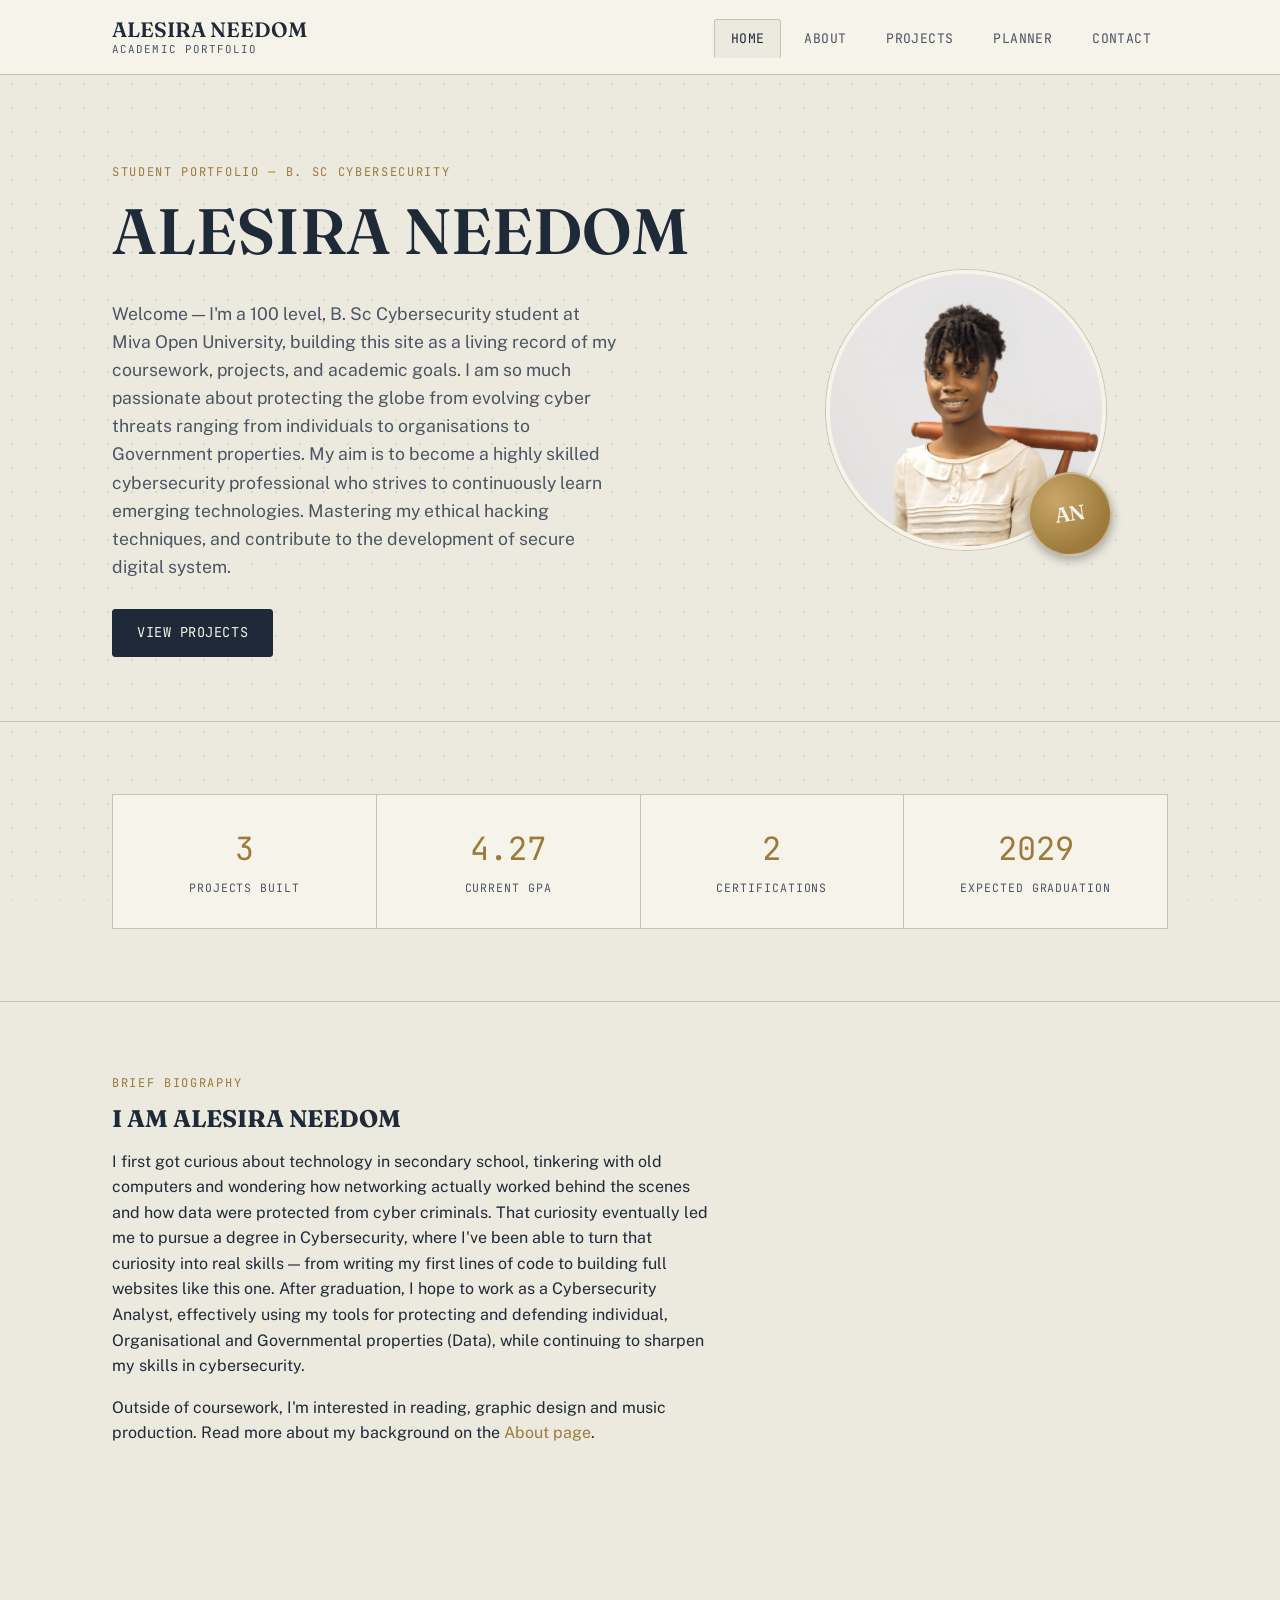
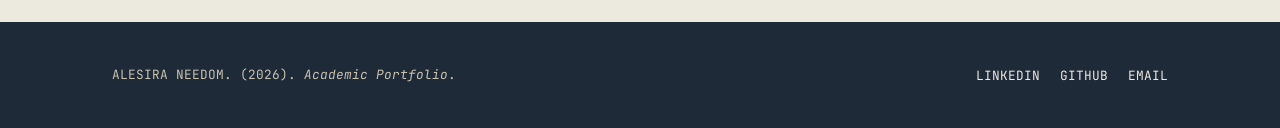
<file: index.html>
<!DOCTYPE html>
<html lang="en">
<head>
<meta charset="UTF-8">
<meta name="viewport" content="width=device-width, initial-scale=1.0">
<title>ALESIRA NEEDOM— Academic Portfolio</title>
<meta name="description" content="Academic portfolio and student management platform for NEEDOM ALESIRA, CYBERSECURITY STUDENT at MIVA OPEN UNIVERSITY.">
<link rel="preconnect" href="https://fonts.googleapis.com">
<link href="https://fonts.googleapis.com/css2?family=Fraunces:opsz,wght@9..144,500;9..144,600&family=Public+Sans:wght@400;500;600&family=JetBrains+Mono:wght@400;500&display=swap" rel="stylesheet">
<link rel="stylesheet" href="css/style.css">
</head>
<body>

<header class="site-header">
  <div class="header-inner">
    <a href="index.html" class="brand">
      <span class="brand-name">ALESIRA NEEDOM</span>
      <span class="brand-tag">Academic Portfolio</span>
    </a>
    <nav class="site-nav" aria-label="Primary">
      <button class="nav-toggle" aria-expanded="false" aria-controls="nav-list" aria-label="Toggle navigation menu">
        <span></span><span></span><span></span>
      </button>
      <ul id="nav-list" class="nav-list">
        <li><a href="index.html">Home</a></li>
        <li><a href="about.html">About</a></li>
        <li><a href="projects.html">Projects</a></li>
        <li><a href="planner.html">Planner</a></li>
        <li><a href="contact.html">Contact</a></li>
      </ul>
    </nav>
  </div>
</header>

<main>
  <section class="hero">
    <div class="wrap">
    <div class="hero-grid">
      <div class="hero-copy">
        <span class="eyebrow">Student Portfolio — B. Sc CYBERSECURITY</span>
        <h1>ALESIRA NEEDOM</h1>
        <p class="lede">
          Welcome — I'm a 100 level, B. Sc Cybersecurity student at Miva Open University,
          building this site as a living record of my coursework, projects, and academic goals.
          I am so much passionate about protecting the globe from evolving cyber threats ranging from individuals to organisations to 
          Government properties. My aim is to become a highly skilled cybersecurity professional who strives to continuously learn emerging technologies.
          Mastering my ethical hacking techniques, and contribute to the development of secure digital system.
        </p>
        <div class="hero-actions">
          <a href="projects.html" class="btn btn-primary">View Projects</a>
        </div>
      </div>
      <div class="hero-portrait">
        <div class="portrait-frame">
          <img src="images/myprofile.jpg" alt="Photograph of NEEDOM ALESIRA">
        </div>
        <div class="seal">AN</div>
      </div>
    </div>
    </div>
  </section>

  <section aria-label="Quick facts">
    <div class="wrap">
      <div class="stats reveal">
        <div class="stat-card">
          <span class="stat-number">3</span>
          <span class="stat-label">Projects Built</span>
        </div>
        <div class="stat-card">
          <span class="stat-number">4.27</span>
          <span class="stat-label">Current GPA</span>
        </div>
        <div class="stat-card">
          <span class="stat-number">2</span>
          <span class="stat-label">Certifications</span>
        </div>
        <div class="stat-card">
          <span class="stat-number">2029</span>
          <span class="stat-label">Expected Graduation</span>
        </div>
      </div>
    </div>
  </section>

  <section>
    <div class="wrap">
      <div class="section-head reveal">
        <span class="eyebrow">Brief Biography</span>
        <h2>I AM ALESIRA NEEDOM </h2>
        <p>
          <p>
            I first got curious about technology in secondary school, tinkering with old computers 
            and wondering how networking actually worked behind the scenes and how data were protected from cyber criminals.
            That curiosity eventually led me to pursue a degree in Cybersecurity, where I've been able to turn that curiosity 
            into real skills — from writing my first lines of code to building full websites like this one. 
            After graduation, I hope to work as a Cybersecurity Analyst, effectively using my tools for protecting and defending individual, 
            Organisational and Governmental properties (Data), while continuing to sharpen my skills in cybersecurity.
        </p>
        </p>
        <p>
          Outside of coursework, I'm interested in reading, graphic design and music production. 
          Read more about my background on the <a href="about.html">About page</a>.
        </p>
      </div>
    </div>
  </section>
</main>

<footer class="site-footer">
  <div class="wrap footer-inner">
    <p class="citation">
      ALESIRA NEEDOM. (<span id="">2026</span>). <em>Academic Portfolio</em>.
    </p>
    <ul class="footer-links">
      <li><a href="http://www.linkedin.com/in/alesira-needom">LinkedIn</a></li>
      <li><a href="https://github.com/alesira-nee219">GitHub</a></li>
      <li><a href="mailto:a.needom7508@miva.edu.ng">Email</a></li>
    </ul>
  </div>
</footer>

<script src="js/main.js"></script>
</body>
</html>
</file>
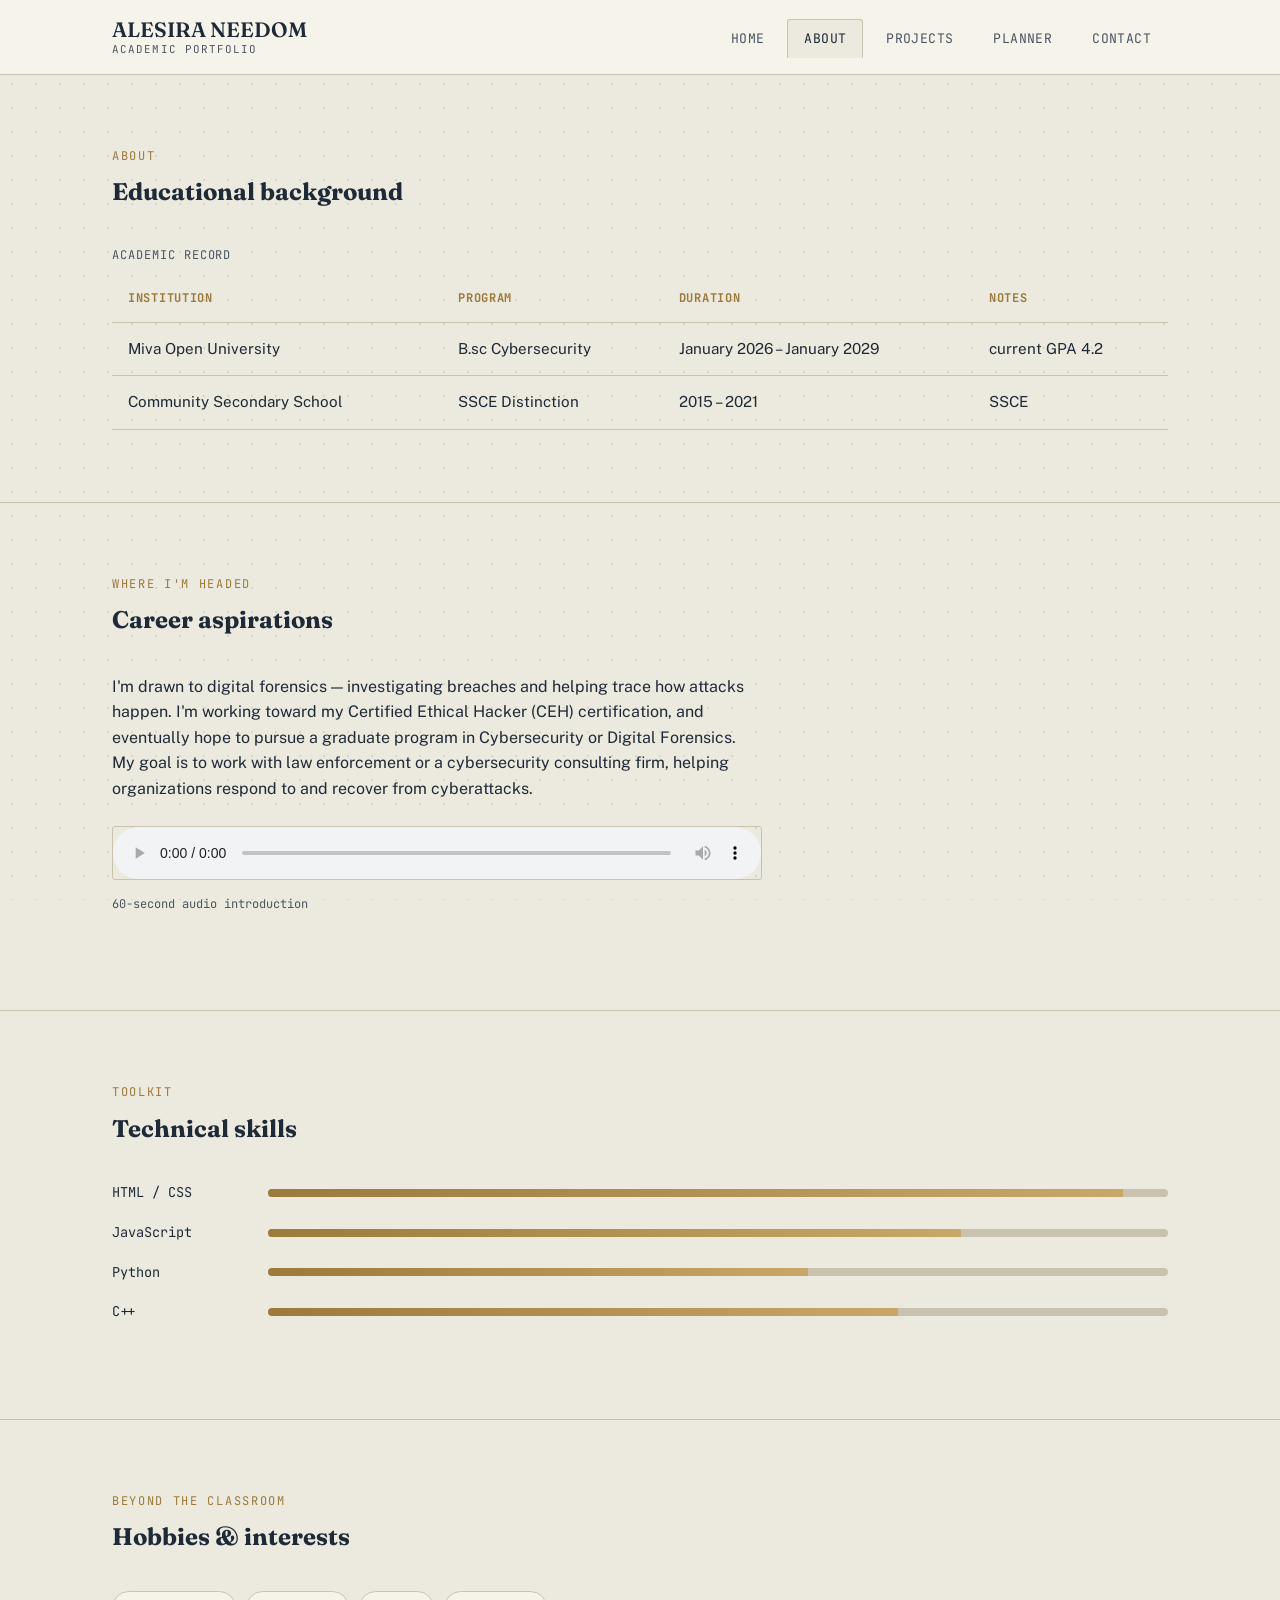
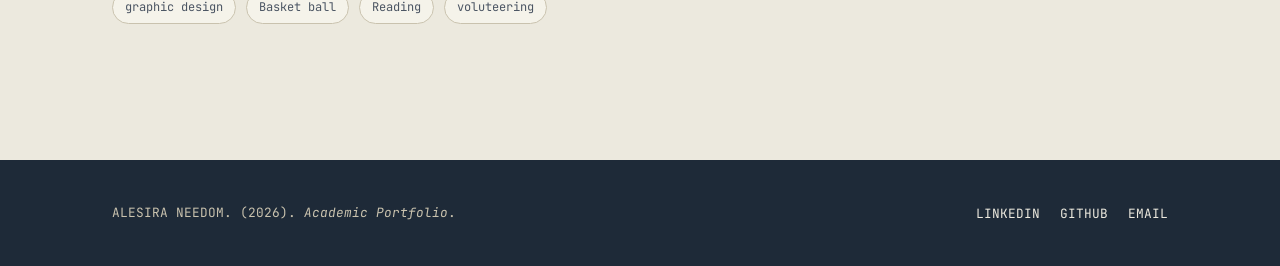
<file: about.html>
<!DOCTYPE html>
<html lang="en">
<head>
<meta charset="UTF-8">
<meta name="viewport" content="width=device-width, initial-scale=1.0">
<title>About — ALESIRA NEEDOM</title>
<meta name="description" content="Educational background, career aspirations, technical skills, and interests of ALESIRA NEEDOM.">
<link rel="preconnect" href="https://fonts.googleapis.com">
<link href="https://fonts.googleapis.com/css2?family=Fraunces:opsz,wght@9..144,500;9..144,600&family=Public+Sans:wght@400;500;600&family=JetBrains+Mono:wght@400;500&display=swap" rel="stylesheet">
<link rel="stylesheet" href="css/style.css">
</head>
<body>

<header class="site-header">
  <div class="header-inner">
    <a href="index.html" class="brand">
      <span class="brand-name">ALESIRA NEEDOM</span>
      <span class="brand-tag">Academic Portfolio</span>
    </a>
    <nav class="site-nav" aria-label="Primary">
      <button class="nav-toggle" aria-expanded="false" aria-controls="nav-list" aria-label="Toggle navigation menu">
        <span></span><span></span><span></span>
      </button>
      <ul id="nav-list" class="nav-list">
        <li><a href="index.html">Home</a></li>
        <li><a href="about.html">About</a></li>
        <li><a href="projects.html">Projects</a></li>
        <li><a href="planner.html">Planner</a></li>
        <li><a href="contact.html">Contact</a></li>
      </ul>
    </nav>
  </div>
</header>

<main>
  <section>
    <div class="wrap">
      <div class="section-head">
        <span class="eyebrow">About</span>
        <h1>Educational background</h1>
      </div>
      <table>
        <caption>Academic record</caption>
        <thead>
          <tr>
            <th scope="col">Institution</th>
            <th scope="col">Program</th>
            <th scope="col">Duration</th>
            <th scope="col">Notes</th>
          </tr>
        </thead>
        <tbody>
          <tr>
            <td>Miva Open University</td>
            <td>B.sc Cybersecurity</td>
            <td>January 2026 – January 2029</td>
            <td>current GPA 4.2</td>
          </tr>
          <tr>
            <td>Community Secondary School</td>
            <td>SSCE Distinction</td>
            <td>2015 – 2021</td>
            <td>SSCE</td>
          </tr>
          </tr>
        </tbody>
      </table>
    </div>
  </section>

  <section>
    <div class="wrap">
      <div class="section-head">
        <span class="eyebrow">Where I'm headed</span>
        <h2>Career aspirations</h2>
      </div>
      <p style="max-width: 65ch;">
        I'm drawn to digital forensics — investigating breaches and helping trace how attacks happen. I'm working toward my Certified Ethical Hacker (CEH) certification, 
        and eventually hope to pursue a graduate program in Cybersecurity or Digital Forensics. 
        My goal is to work with law enforcement or a cybersecurity consulting firm, helping organizations respond to and recover from cyberattacks.
      </p>
      <div class="media-block" style="max-width: 65ch;">
        <audio controls>
          <source src="c:\Users\NEEDOM ALESIRA\OneDrive\Documents\Sound Recordings\Recording (2).m4a" type="audio/mpeg">
        </audio>
        <p class="media-caption">60-second audio introduction</p>
      </div>
    </div>
  </section>

  <section>
    <div class="wrap">
      <div class="section-head">
        <span class="eyebrow">Toolkit</span>
        <h2>Technical skills</h2>
      </div>
      <div class="skills-list">
        <div class="skill-row">
          <span class="skill-name">HTML / CSS</span>
          <div class="skill-track"><div class="skill-fill" style="width: 95%;"></div></div>
        </div>
        <div class="skill-row">
          <span class="skill-name">JavaScript</span>
          <div class="skill-track"><div class="skill-fill" style="width: 77%;"></div></div>
        </div>
        <div class="skill-row">
          <span class="skill-name">Python</span>
          <div class="skill-track"><div class="skill-fill" style="width: 60%;"></div></div>
        </div>
        <div class="skill-row">
          <span class="skill-name">C++</span>
          <div class="skill-track"><div class="skill-fill" style="width: 70%;"></div></div>
        </div>
      </div>
      <p style="margin-top: 24px; font-family: var(--font-mono); font-size: 0.8rem; color: var(--slate);"></p>
    </div>
  </section>

  <section>
    <div class="wrap">
      <div class="section-head">
        <span class="eyebrow">Beyond the classroom</span>
        <h2>Hobbies &amp; interests</h2>
      </div>
      <div class="chip-row">
        <span class="chip">graphic design</span>
        <span class="chip">Basket ball</span>
        <span class="chip">Reading</span>
        <span class="chip">voluteering</span>
      </div>
    </div>
  </section>
</main>

<footer class="site-footer">
  <div class="wrap footer-inner">
    <p class="citation">
      ALESIRA NEEDOM. (<span id="year"></span>). <em>Academic Portfolio</em>.
    </p>
    <ul class="footer-links">
      <li><a href="http://www.linkedin.com/in/alesira-needom">LinkedIn</a></li>
      <li><a href="https://github.com/alesira-nee219">GitHub</a></li>
      <li><a href="mailto:a.needom7508@miva.edu.ng">Email</a></li>
    </ul>
  </div>
</footer>

<script src="js/main.js"></script>
</body>
</html>
</file>
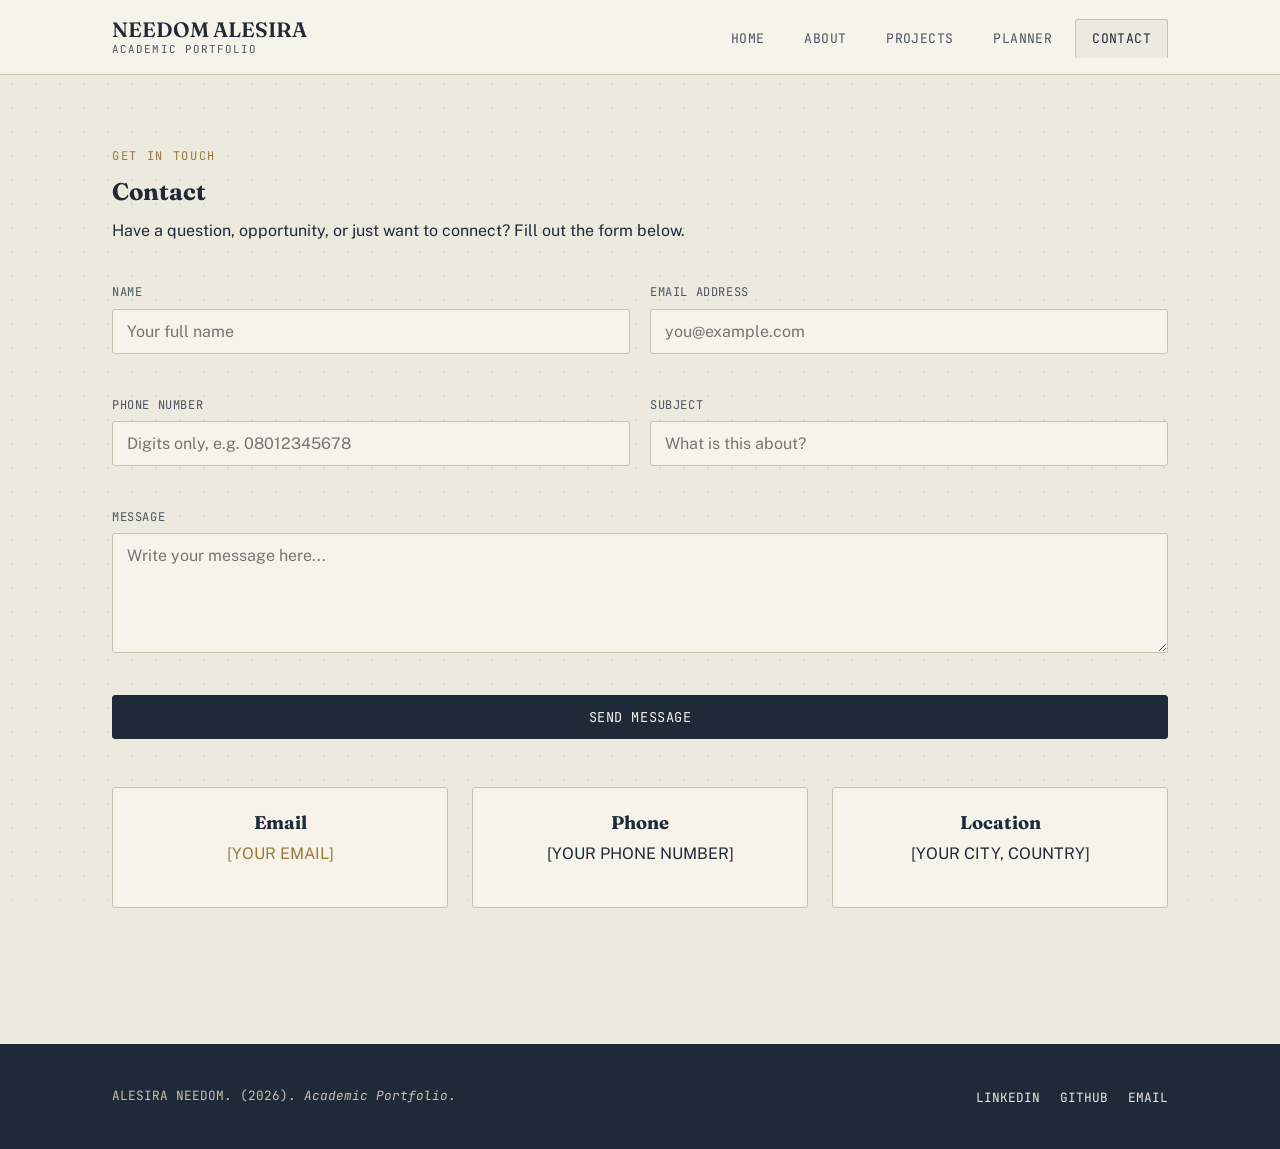
<file: contact.html>
<!DOCTYPE html>
<html lang="en">
<head>
<meta charset="UTF-8">
<meta name="viewport" content="width=device-width, initial-scale=1.0">
<title>Contact — ALESIRA NEEDOM</title>
<meta name="description" content="Get in touch with NEEDOM ALESIRA.">
<link rel="preconnect" href="https://fonts.googleapis.com">
<link href="https://fonts.googleapis.com/css2?family=Fraunces:opsz,wght@9..144,500;9..144,600&family=Public+Sans:wght@400;500;600&family=JetBrains+Mono:wght@400;500&display=swap" rel="stylesheet">
<link rel="stylesheet" href="css/style.css">
</head>
<body>

<header class="site-header">
  <div class="header-inner">
    <a href="index.html" class="brand">
      <span class="brand-name">NEEDOM ALESIRA</span>
      <span class="brand-tag">Academic Portfolio</span>
    </a>
    <nav class="site-nav" aria-label="Primary">
      <button class="nav-toggle" aria-expanded="false" aria-controls="nav-list" aria-label="Toggle navigation menu">
        <span></span><span></span><span></span>
      </button>
      <ul id="nav-list" class="nav-list">
        <li><a href="index.html">Home</a></li>
        <li><a href="about.html">About</a></li>
        <li><a href="projects.html">Projects</a></li>
        <li><a href="planner.html">Planner</a></li>
        <li><a href="contact.html">Contact</a></li>
      </ul>
    </nav>
  </div>
</header>

<main>
  <section>
    <div class="wrap">
      <div class="section-head">
        <span class="eyebrow">Get in touch</span>
        <h1>Contact</h1>
        <p>Have a question, opportunity, or just want to connect? Fill out the form below.</p>
      </div>

      <form id="contact-form" class="form-grid" novalidate>
        <div class="form-field">
          <label for="name">Name</label>
          <input type="text" id="name" name="name" placeholder="Your full name">
          <span class="error-msg" id="name-error"></span>
        </div>

        <div class="form-field">
          <label for="email">Email address</label>
          <input type="email" id="email" name="email" placeholder="you@example.com">
          <span class="error-msg" id="email-error"></span>
        </div>

        <div class="form-field">
          <label for="phone">Phone number</label>
          <input type="tel" id="phone" name="phone" placeholder="Digits only, e.g. 08012345678">
          <span class="error-msg" id="phone-error"></span>
        </div>

        <div class="form-field">
          <label for="message-subject">Subject</label>
          <input type="text" id="message-subject" name="message-subject" placeholder="What is this about?">
        </div>

        <div class="form-field full">
          <label for="message">Message</label>
          <textarea id="message" name="message" placeholder="Write your message here..."></textarea>
          <span class="error-msg" id="message-error"></span>
        </div>

        <div class="form-field full">
          <button type="submit" class="btn btn-primary">Send Message</button>
          <div id="form-status" class="form-status"></div>
        </div>
      </form>

      <div class="contact-info">
        <div class="card">
          <div class="card-body">
            <h3>Email</h3>
            <p><a href="mailto:[YOUR EMAIL]">[YOUR EMAIL]</a></p>
          </div>
        </div>
        <div class="card">
          <div class="card-body">
            <h3>Phone</h3>
            <p>[YOUR PHONE NUMBER]</p>
          </div>
        </div>
        <div class="card">
          <div class="card-body">
            <h3>Location</h3>
            <p>[YOUR CITY, COUNTRY]</p>
          </div>
        </div>
      </div>
    </div>
  </section>
</main>

<footer class="site-footer">
  <div class="wrap footer-inner">
    <p class="citation">
      ALESIRA NEEDOM. (<span id="year"></span>). <em>Academic Portfolio</em>. 
    </p>
    <ul class="footer-links">
      <li><a href="http://www.linkedin.com/in/alesira-needom">LinkedIn</a></li>
      <li><a href="https://github.com/alesira-nee219">GitHub</a></li>
      <li><a href="mailto:a.needom7508@miva.edu.ng">Email</a></li>
    </ul>
  </div>
</footer>

<script src="js/main.js"></script>
<script src="js/contact.js"></script>
</body>
</html>
</file>
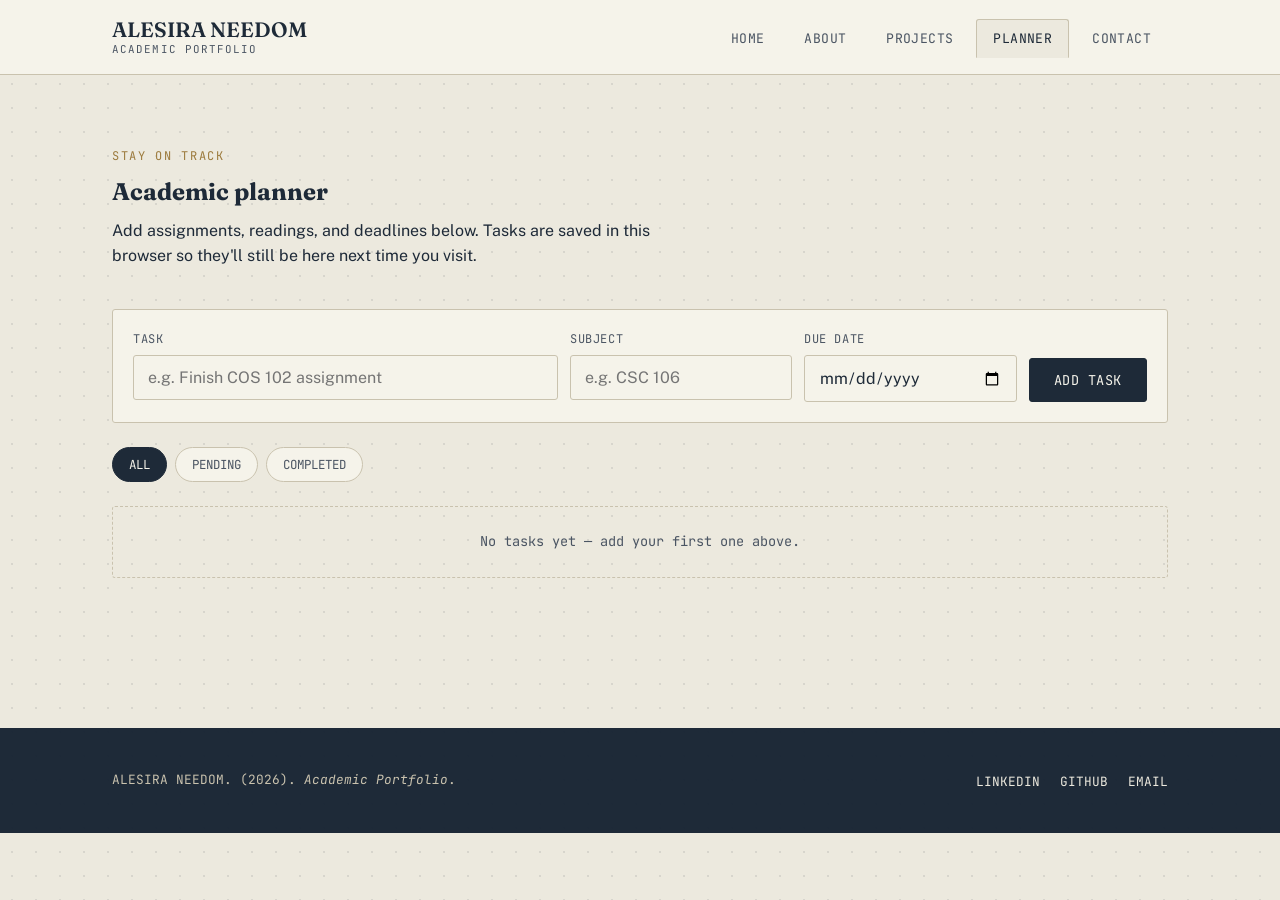
<file: planner.html>
<!DOCTYPE html>
<html lang="en">
<head>
<meta charset="UTF-8">
<meta name="viewport" content="width=device-width, initial-scale=1.0">
<title>Academic Planner — ALESIRA NEEDOM</title>
<meta name="description" content="Interactive academic task planner for [Your Name] — add, complete, and delete tasks.">
<link rel="preconnect" href="https://fonts.googleapis.com">
<link href="https://fonts.googleapis.com/css2?family=Fraunces:opsz,wght@9..144,500;9..144,600&family=Public+Sans:wght@400;500;600&family=JetBrains+Mono:wght@400;500&display=swap" rel="stylesheet">
<link rel="stylesheet" href="css/style.css">
</head>
<body>

<header class="site-header">
  <div class="header-inner">
    <a href="index.html" class="brand">
      <span class="brand-name">ALESIRA NEEDOM</span>
      <span class="brand-tag">Academic Portfolio</span>
    </a>
    <nav class="site-nav" aria-label="Primary">
      <button class="nav-toggle" aria-expanded="false" aria-controls="nav-list" aria-label="Toggle navigation menu">
        <span></span><span></span><span></span>
      </button>
      <ul id="nav-list" class="nav-list">
        <li><a href="index.html">Home</a></li>
        <li><a href="about.html">About</a></li>
        <li><a href="projects.html">Projects</a></li>
        <li><a href="planner.html">Planner</a></li>
        <li><a href="contact.html">Contact</a></li>
      </ul>
    </nav>
  </div>
</header>

<main>
  <section>
    <div class="wrap">
      <div class="section-head">
        <span class="eyebrow">Stay on track</span>
        <h1>Academic planner</h1>
        <p>Add assignments, readings, and deadlines below. Tasks are saved in this browser so they'll still be here next time you visit.</p>
      </div>

      <form id="task-form" class="planner-form" novalidate>
        <div class="form-field">
          <label for="task-title">Task</label>
          <input type="text" id="task-title" name="task-title" placeholder="e.g. Finish COS 102 assignment" required>
        </div>
        <div class="form-field">
          <label for="task-subject">Subject</label>
          <input type="text" id="task-subject" name="task-subject" placeholder="e.g. CSC 106">
        </div>
        <div class="form-field">
          <label for="task-due">Due date</label>
          <input type="date" id="task-due" name="task-due">
        </div>
        <div class="form-field" style="justify-content:flex-end;">
          <label style="visibility:hidden;">Add</label>
          <button type="submit" class="btn btn-primary">Add Task</button>
        </div>
      </form>

      <div class="planner-filters">
        <button class="filter-btn active" data-filter="all">All</button>
        <button class="filter-btn" data-filter="pending">Pending</button>
        <button class="filter-btn" data-filter="completed">Completed</button>
      </div>

      <ul id="task-list" class="task-list"></ul>
      <p id="empty-state" class="empty-state">No tasks yet — add your first one above.</p>
    </div>
  </section>
</main>

<footer class="site-footer">
  <div class="wrap footer-inner">
    <p class="citation">
      ALESIRA NEEDOM. (<span id="year"></span>). <em>Academic Portfolio</em>. 
    </p>
    <ul class="footer-links">
      <li><a href="http://www.linkedin.com/in/alesira-needom">LinkedIn</a></li>
      <li><a href="https://github.com/alesira-nee219">GitHub</a></li>
      <li><a href="mailto:a.needom7508@miva.edu.ng">Email</a></li>
    </ul>
  </div>
</footer>

<script src="js/main.js"></script>
<script src="js/planner.js"></script>
</body>
</html>
</file>
<file: css/style.css>
/* =========================================================
   ACADEMIC PORTFOLIO — STYLESHEET
   Palette:  Ink #1E2A38 | Paper #ECE9DE | Brass #9C7A3C
             Crimson #7A2E2E | Slate #4B5563 | Line #C9C2AE
   Type:     Display  — 'Fraunces'      (headlines)
             Body     — 'Public Sans'   (copy)
             Utility  — 'JetBrains Mono' (labels, data, code)
   ========================================================= */

:root {
  --ink: #1E2A38;
  --paper: #ECE9DE;
  --paper-raised: #F5F3EA;
  --brass: #9C7A3C;
  --brass-light: #C9A768;
  --crimson: #7A2E2E;
  --slate: #4B5563;
  --line: #C9C2AE;

  --font-display: 'Fraunces', Georgia, serif;
  --font-body: 'Public Sans', -apple-system, BlinkMacSystemFont, sans-serif;
  --font-mono: 'JetBrains Mono', 'Courier New', monospace;

  --radius: 3px;
  --max-width: 1120px;
  --transition: 220ms ease;
}

/* ---------- Reset ---------- */
*, *::before, *::after { box-sizing: border-box; }
html { scroll-behavior: smooth; }
body {
  margin: 0;
  background-color: var(--paper);
  color: var(--ink);
  font-family: var(--font-body);
  font-size: 16px;
  line-height: 1.6;
  position: relative;
}

/* Notebook dot-grid background — signature texture */
body::before {
  content: "";
  position: fixed;
  inset: 0;
  background-image: radial-gradient(circle, rgba(30,42,56,0.10) 1px, transparent 1px);
  background-size: 24px 24px;
  pointer-events: none;
  z-index: 0;
}

img { max-width: 100%; display: block; }
a { color: var(--brass); text-decoration: none; }
a:hover { text-decoration: underline; }
ul { list-style: none; margin: 0; padding: 0; }
h1, h2, h3, h4 { font-family: var(--font-display); color: var(--ink); line-height: 1.15; margin: 0 0 0.5em; }
p { margin: 0 0 1em; }

:focus-visible {
  outline: 2px solid var(--brass);
  outline-offset: 3px;
}

.eyebrow {
  font-family: var(--font-mono);
  font-size: 0.75rem;
  letter-spacing: 0.14em;
  text-transform: uppercase;
  color: var(--brass);
  display: block;
  margin-bottom: 0.75rem;
}

.wrap {
  max-width: var(--max-width);
  margin: 0 auto;
  padding: 0 32px;
  position: relative;
  z-index: 1;
}

section { padding: 72px 0; border-bottom: 1px solid var(--line); }
section:last-of-type { border-bottom: none; }

.btn {
  display: inline-block;
  font-family: var(--font-mono);
  font-size: 0.85rem;
  letter-spacing: 0.04em;
  text-transform: uppercase;
  padding: 12px 24px;
  border-radius: var(--radius);
  border: 1px solid var(--ink);
  transition: background var(--transition), color var(--transition), transform var(--transition);
}
.btn:hover { text-decoration: none; transform: translateY(-2px); }
.btn-primary { background: var(--ink); color: var(--paper-raised); }
.btn-primary:hover { background: var(--brass); border-color: var(--brass); color: var(--ink); }
.btn-ghost { background: transparent; color: var(--ink); }
.btn-ghost:hover { background: var(--ink); color: var(--paper-raised); }

/* ---------- Header / Binder-tab navigation ---------- */
.site-header {
  position: sticky;
  top: 0;
  z-index: 50;
  background: var(--paper-raised);
  border-bottom: 1px solid var(--line);
}
.header-inner {
  max-width: var(--max-width);
  margin: 0 auto;
  padding: 18px 32px;
  display: flex;
  align-items: center;
  justify-content: space-between;
}
.brand { display: flex; flex-direction: column; line-height: 1.2; }
.brand-name { font-family: var(--font-display); font-size: 1.3rem; font-weight: 600; color: var(--ink); }
.brand-tag { font-family: var(--font-mono); font-size: 0.68rem; letter-spacing: 0.1em; text-transform: uppercase; color: var(--slate); }
.brand:hover { text-decoration: none; }

.nav-toggle {
  display: none;
  flex-direction: column;
  gap: 5px;
  background: none;
  border: none;
  cursor: pointer;
  padding: 6px;
}
.nav-toggle span { width: 24px; height: 2px; background: var(--ink); }

.nav-list { display: flex; gap: 6px; }
.nav-list a {
  font-family: var(--font-mono);
  font-size: 0.82rem;
  letter-spacing: 0.03em;
  text-transform: uppercase;
  color: var(--slate);
  padding: 10px 16px;
  border: 1px solid transparent;
  border-bottom: none;
  border-radius: var(--radius) var(--radius) 0 0;
  position: relative;
  top: 1px;
}
.nav-list a:hover { color: var(--ink); text-decoration: none; border-color: var(--line); }
.nav-list a.active {
  color: var(--ink);
  background: var(--paper);
  border-color: var(--line);
  border-bottom: 1px solid var(--paper);
}

/* ---------- Hero ---------- */
.hero { padding: 88px 0 64px; border-bottom: 1px solid var(--line); }
.hero-grid {
  display: grid;
  grid-template-columns: 1.2fr 0.8fr;
  gap: 48px;
  align-items: center;
}
.hero h1 { font-size: clamp(2.4rem, 5vw, 4rem); font-weight: 600; }
.hero .lede { font-size: 1.1rem; color: var(--slate); max-width: 46ch; }
.hero-actions { display: flex; gap: 14px; margin-top: 28px; flex-wrap: wrap; }

.hero-portrait { position: relative; justify-self: center; }
.portrait-frame {
  width: 280px;
  height: 280px;
  border-radius: 50%;
  overflow: hidden;
  border: 4px solid var(--paper-raised);
  box-shadow: 0 0 0 1px var(--line);
}
.portrait-frame img { width: 100%; height: 100%; object-fit: cover; }

/* Wax-seal badge — signature element */
.seal {
  position: absolute;
  bottom: -6px;
  right: -6px;
  width: 84px;
  height: 84px;
  border-radius: 50%;
  background: radial-gradient(circle at 35% 30%, var(--brass-light), var(--brass) 70%);
  display: flex;
  align-items: center;
  justify-content: center;
  font-family: var(--font-display);
  font-weight: 600;
  font-size: 1.3rem;
  color: var(--paper-raised);
  box-shadow: 0 4px 10px rgba(30,42,56,0.35);
  transform: rotate(-8deg);
  border: 2px solid rgba(255,255,255,0.4);
  animation: spin 2s linear infinite;
}

@keyframes spin{
  from{
    transform:rotate(0deg);
  }
  to {
    transform: rotate(360deg);
  }
}


/* ---------- Stat strip ---------- */
.stats { display: grid; grid-template-columns: repeat(4, 1fr); gap: 1px; background: var(--line); border: 1px solid var(--line); }
.stat-card { background: var(--paper-raised); padding: 28px 20px; text-align: center; }
.stat-number { font-family: var(--font-mono); font-size: 2rem; color: var(--brass); display: block; }
.stat-label { font-family: var(--font-mono); font-size: 0.72rem; letter-spacing: 0.08em; text-transform: uppercase; color: var(--slate); }

/* ---------- Generic section heading ---------- */
.section-head { max-width: 60ch; margin-bottom: 40px; }

/* ---------- Tables (education / office hours) ---------- */
table { width: 100%; border-collapse: collapse; font-size: 0.95rem; }
caption { text-align: left; font-family: var(--font-mono); font-size: 0.75rem; text-transform: uppercase; letter-spacing: 0.08em; color: var(--slate); margin-bottom: 10px; }
th, td { text-align: left; padding: 14px 16px; border-bottom: 1px solid var(--line); }
th { font-family: var(--font-mono); font-size: 0.75rem; text-transform: uppercase; letter-spacing: 0.06em; color: var(--brass); }

/* ---------- Skill bars ---------- */
.skills-list { display: flex; flex-direction: column; gap: 18px; }
.skill-row { display: grid; grid-template-columns: 140px 1fr; align-items: center; gap: 16px; }
.skill-name { font-family: var(--font-mono); font-size: 0.85rem; }
.skill-track { height: 8px; background: var(--line); border-radius: 4px; overflow: hidden; }
.skill-fill { height: 100%; background: linear-gradient(90deg, var(--brass), var(--brass-light)); }

/* ---------- Tag chips ---------- */
.chip-row { display: flex; flex-wrap: wrap; gap: 10px; }
.chip {
  font-family: var(--font-mono);
  font-size: 0.75rem;
  padding: 6px 12px;
  border: 1px solid var(--line);
  border-radius: 100px;
  color: var(--slate);
  background: var(--paper-raised);
}

/* ---------- Cards grid (hobbies, projects) ---------- */
.grid-3 { display: grid; grid-template-columns: repeat(3, 1fr); gap: 28px; }
.card {
  background: var(--paper-raised);
  border: 1px solid var(--line);
  border-radius: var(--radius);
  overflow: hidden;
  transition: transform var(--transition), box-shadow var(--transition);
}
.card:hover { transform: translateY(-4px); box-shadow: 0 12px 24px rgba(30,42,56,0.12); }
.card-body { padding: 24px; }
.card h3 { font-size: 1.15rem; margin-bottom: 8px; }
.card-media { border-bottom: 1px solid var(--line); }
.card-links { display: flex; gap: 16px; margin-top: 16px; font-family: var(--font-mono); font-size: 0.82rem; }

/* ---------- Audio / video multimedia ---------- */
.media-block { margin: 24px 0; }
audio, video { width: 100%; border-radius: var(--radius); border: 1px solid var(--line); }
.media-caption { font-family: var(--font-mono); font-size: 0.75rem; color: var(--slate); margin-top: 8px; }

/* ---------- Planner ---------- */
.planner-form {
  display: grid;
  grid-template-columns: 2fr 1fr 1fr auto;
  gap: 12px;
  background: var(--paper-raised);
  border: 1px solid var(--line);
  padding: 20px;
  border-radius: var(--radius);
}
.planner-filters { display: flex; gap: 8px; margin: 24px 0; }
.filter-btn {
  font-family: var(--font-mono);
  font-size: 0.78rem;
  text-transform: uppercase;
  padding: 8px 16px;
  border: 1px solid var(--line);
  background: var(--paper-raised);
  border-radius: 100px;
  cursor: pointer;
  color: var(--slate);
}
.filter-btn.active { background: var(--ink); color: var(--paper-raised); border-color: var(--ink); }

.task-list { display: flex; flex-direction: column; gap: 10px; }
.task-item {
  display: flex;
  align-items: center;
  gap: 14px;
  background: var(--paper-raised);
  border: 1px solid var(--line);
  border-left: 4px solid var(--brass);
  padding: 14px 18px;
  border-radius: var(--radius);
}
.task-item.completed { border-left-color: var(--slate); opacity: 0.6; }
.task-item.completed .task-title { text-decoration: line-through; }
.task-check {
  width: 20px; height: 20px;
  border: 2px solid var(--ink);
  border-radius: 50%;
  cursor: pointer;
  flex-shrink: 0;
  background: transparent;
  position: relative;
}
.task-item.completed .task-check { background: var(--ink); }
.task-item.completed .task-check::after {
  content: "";
  position: absolute; left: 5px; top: 1px;
  width: 6px; height: 10px;
  border: solid var(--paper-raised);
  border-width: 0 2px 2px 0;
  transform: rotate(45deg);
}
.task-title { flex: 1; }
.task-meta { font-family: var(--font-mono); font-size: 0.72rem; color: var(--slate); text-transform: uppercase; }
.task-delete {
  background: none; border: none; cursor: pointer;
  color: var(--crimson); font-family: var(--font-mono); font-size: 0.78rem; text-transform: uppercase;
}
.empty-state { font-family: var(--font-mono); font-size: 0.85rem; color: var(--slate); padding: 24px; text-align: center; border: 1px dashed var(--line); border-radius: var(--radius); }

/* ---------- Forms (contact) ---------- */
.form-grid { display: grid; grid-template-columns: 1fr 1fr; gap: 20px; }
.form-field { display: flex; flex-direction: column; gap: 6px; }
.form-field.full { grid-column: 1 / -1; }
label { font-family: var(--font-mono); font-size: 0.75rem; text-transform: uppercase; letter-spacing: 0.05em; color: var(--slate); }
input, textarea {
  font-family: var(--font-body);
  font-size: 1rem;
  padding: 12px 14px;
  border: 1px solid var(--line);
  border-radius: var(--radius);
  background: var(--paper-raised);
  color: var(--ink);
}
textarea { resize: vertical; min-height: 120px; }
input:focus, textarea:focus { border-color: var(--brass); }
input.error, textarea.error { border-color: var(--crimson); }
.error-msg { font-family: var(--font-mono); font-size: 0.72rem; color: var(--crimson); min-height: 16px; }
.form-status {
  margin-top: 20px; padding: 14px 18px; border-radius: var(--radius);
  font-family: var(--font-mono); font-size: 0.85rem; display: none;
}
.form-status.success { display: block; background: rgba(156,122,60,0.15); border: 1px solid var(--brass); color: var(--ink); }
.form-status.failure { display: block; background: rgba(122,46,46,0.1); border: 1px solid var(--crimson); color: var(--crimson); }

.contact-info { display: grid; grid-template-columns: repeat(3, 1fr); gap: 24px; margin-top: 48px; }
.contact-info .card-body { text-align: center; }

/* ---------- Footer ---------- */
.site-footer { background: var(--ink); color: var(--paper); padding: 40px 0; margin-top: 64px; }
.footer-inner { display: flex; justify-content: space-between; align-items: center; flex-wrap: wrap; gap: 16px; }
.citation { font-family: var(--font-mono); font-size: 0.8rem; color: #C9C2AE; max-width: 60ch; margin: 0; }
.footer-links { display: flex; gap: 20px; }
.footer-links a { color: var(--paper); font-family: var(--font-mono); font-size: 0.8rem; text-transform: uppercase; }

/* ---------- Scroll reveal ---------- */
.reveal { opacity: 0; transform: translateY(16px); transition: opacity 600ms ease, transform 600ms ease; }
.reveal.is-visible { opacity: 1; transform: translateY(0); }

/* ---------- Responsive ---------- */
@media (max-width: 860px) {
  .hero-grid { grid-template-columns: 1fr; text-align: center; }
  .hero-portrait { order: -1; }
  .hero-actions { justify-content: center; }
  .stats { grid-template-columns: repeat(2, 1fr); }
  .grid-3 { grid-template-columns: 1fr; }
  .form-grid { grid-template-columns: 1fr; }
  .contact-info { grid-template-columns: 1fr; }
  .planner-form { grid-template-columns: 1fr; }
}

@media (max-width: 720px) {
  .nav-toggle { display: flex; }
  .nav-list {
    position: absolute;
    top: 100%; left: 0; right: 0;
    flex-direction: column;
    background: var(--paper-raised);
    border-bottom: 1px solid var(--line);
    display: none;
    padding: 8px 32px 16px;
  }
  .nav-list.open { display: flex; }
  .nav-list a { border-radius: var(--radius); }
}

@media (prefers-reduced-motion: reduce) {
  * { transition: none !important; scroll-behavior: auto !important; }
  .reveal { opacity: 1; transform: none; }
}
</file>
